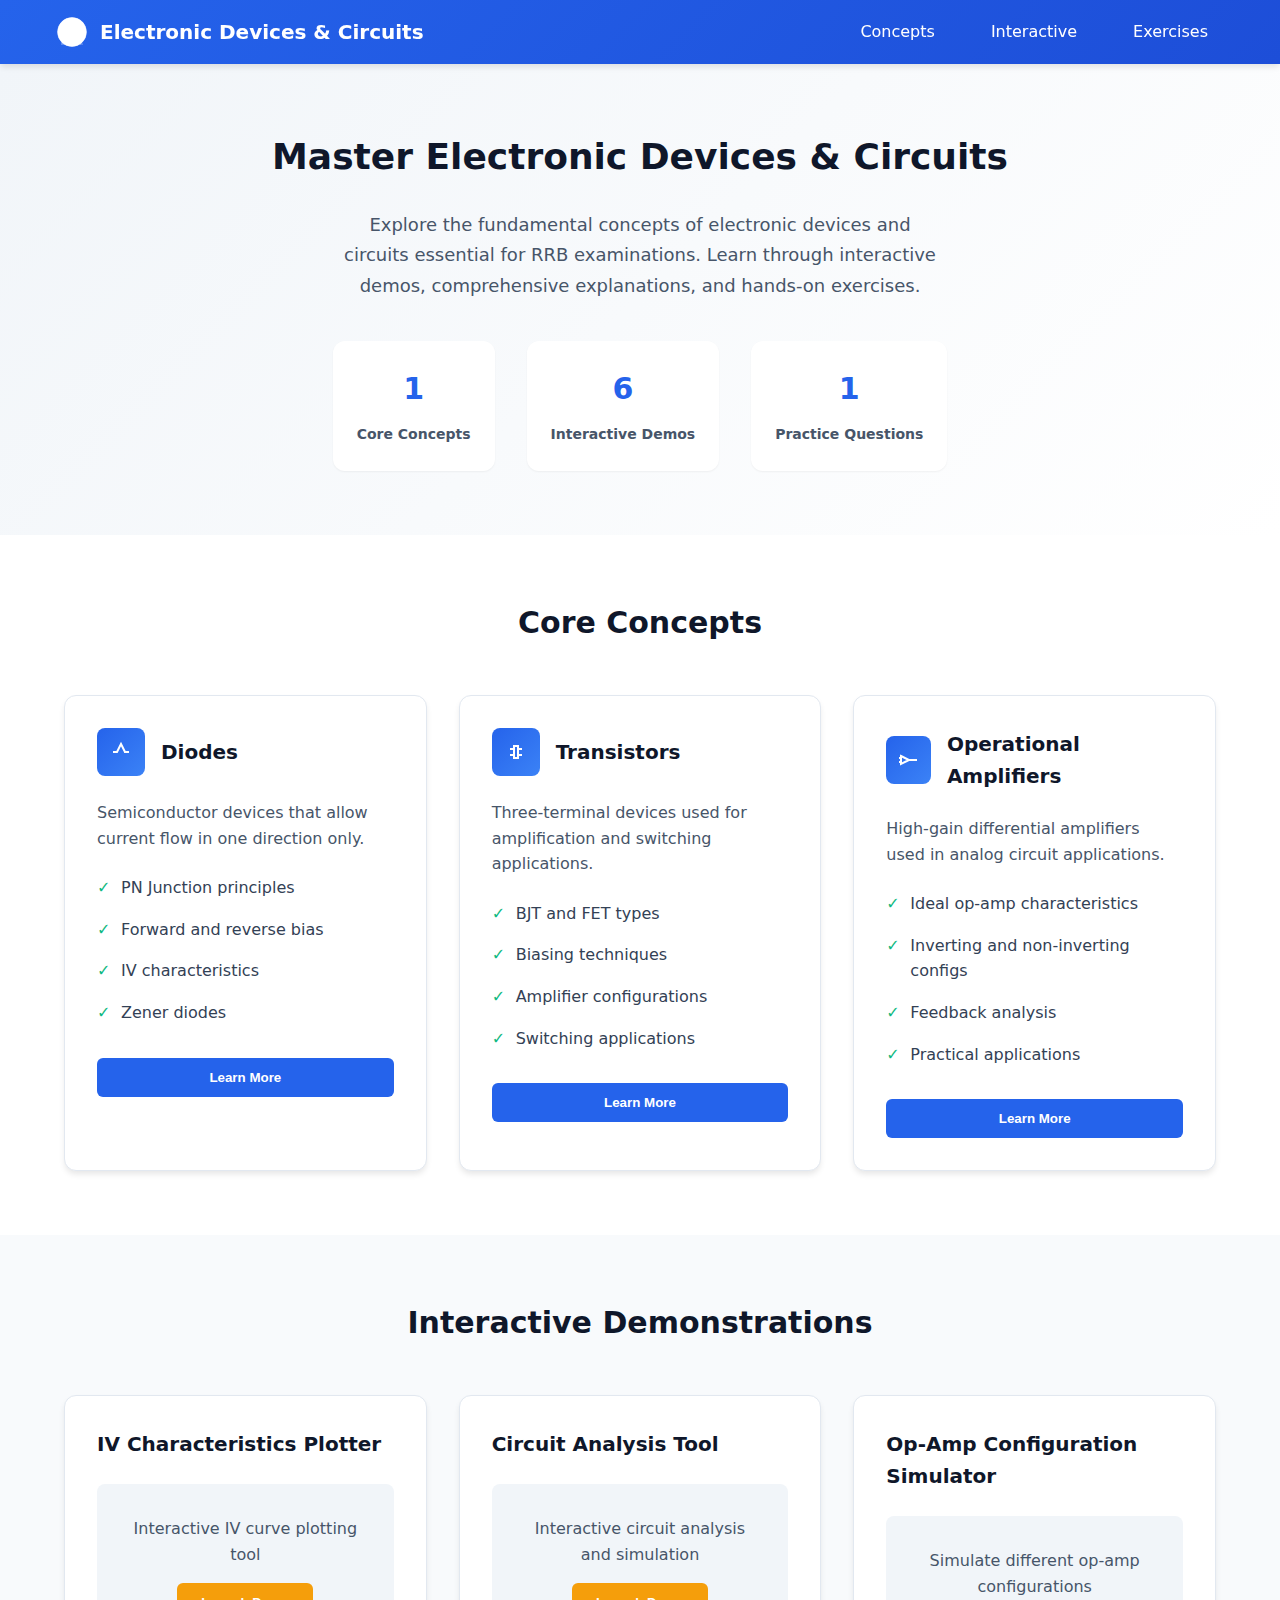
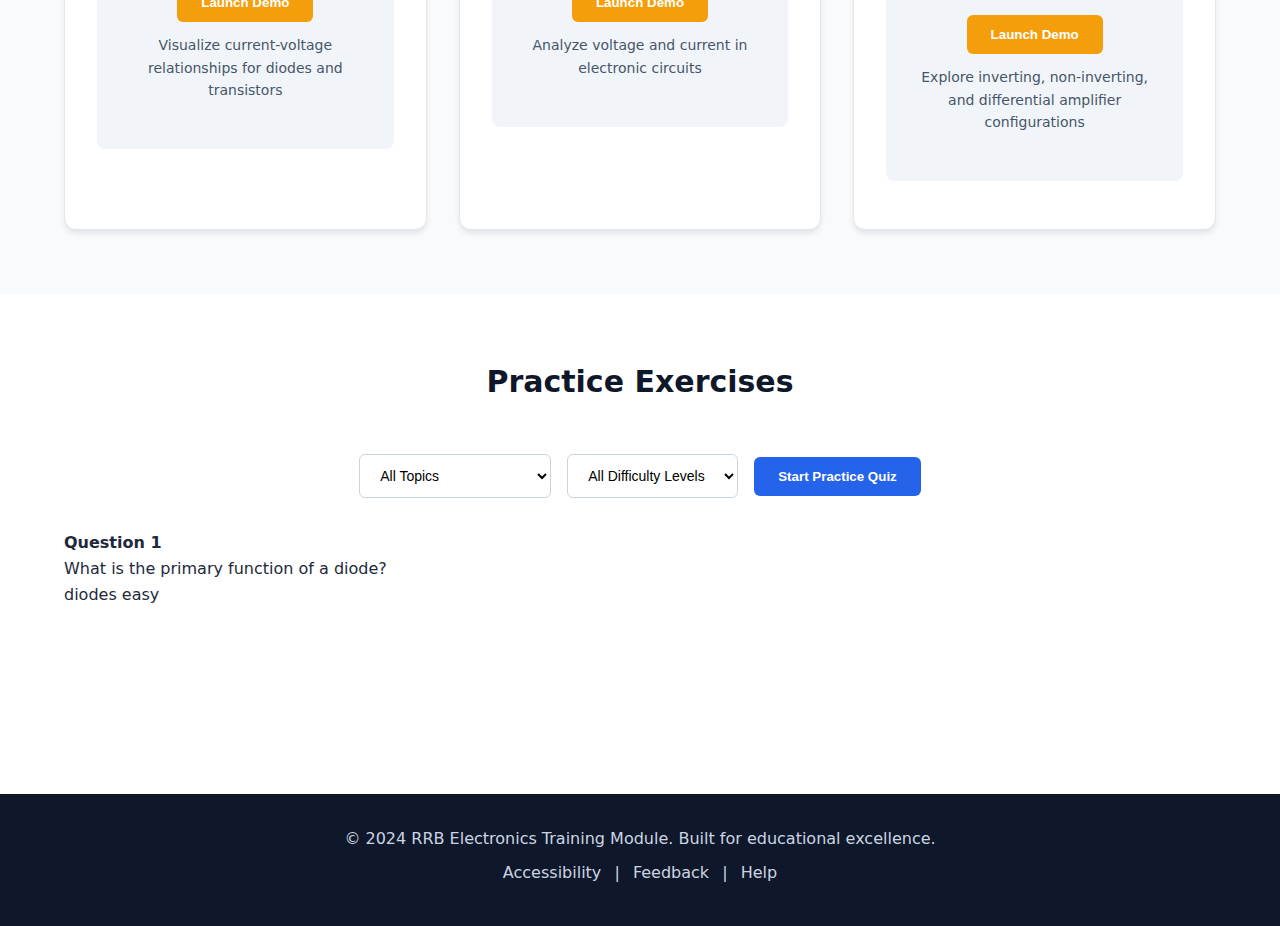
<file: modules/electronic-devices/index.html>
<!DOCTYPE html>
<html lang="en">
<head>
    <meta charset="UTF-8">
    <meta name="viewport" content="width=device-width, initial-scale=1.0">
    <title>Electronic Devices & Circuits - RRB Electronics</title>
    <meta name="description" content="Learn Electronic Devices and Circuits concepts including Diodes, Transistors, and Operational Amplifiers for RRB examinations">
    <link rel="stylesheet" href="electronic-devices.css">
    <link rel="icon" href="icons/device-circuit.svg" type="image/svg+xml">
</head>
<body>
    <!-- Navigation Header -->
    <header class="module-header" role="banner">
        <nav class="nav-container" role="navigation" aria-label="Module navigation">
            <div class="nav-brand">
                <img src="icons/device-circuit.svg" alt="Electronic Devices Icon" class="nav-icon">
                <h1>Electronic Devices & Circuits</h1>
            </div>
            <ul class="nav-menu" role="menubar">
                <li role="none">
                    <a href="#concepts" role="menuitem" aria-label="Learn concepts">Concepts</a>
                </li>
                <li role="none">
                    <a href="#interactive" role="menuitem" aria-label="Interactive demos">Interactive</a>
                </li>
                <li role="none">
                    <a href="#exercises" role="menuitem" aria-label="Practice exercises">Exercises</a>
                </li>
            </ul>
        </nav>
    </header>

    <!-- Main Content -->
    <main class="module-main" role="main">
        <!-- Module Introduction -->
        <section class="intro-section" aria-labelledby="intro-heading">
            <div class="container">
                <h2 id="intro-heading">Master Electronic Devices & Circuits</h2>
                <p class="intro-text">
                    Explore the fundamental concepts of electronic devices and circuits essential for RRB examinations. 
                    Learn through interactive demos, comprehensive explanations, and hands-on exercises.
                </p>
                <div class="intro-stats" role="list" aria-label="Module statistics">
                    <div class="stat-item" role="listitem">
                        <span class="stat-number" data-stat="concepts">3</span>
                        <span class="stat-label">Core Concepts</span>
                    </div>
                    <div class="stat-item" role="listitem">
                        <span class="stat-number" data-stat="demos">6</span>
                        <span class="stat-label">Interactive Demos</span>
                    </div>
                    <div class="stat-item" role="listitem">
                        <span class="stat-number" data-stat="exercises">15</span>
                        <span class="stat-label">Practice Questions</span>
                    </div>
                </div>
            </div>
        </section>

        <!-- Concepts Section -->
        <section id="concepts" class="concepts-section" aria-labelledby="concepts-heading">
            <div class="container">
                <h2 id="concepts-heading">Core Concepts</h2>
                <div class="concepts-grid" role="list" aria-label="Electronics concepts">
                    
                    <!-- Diodes Concept -->
                    <article class="concept-card" role="listitem" aria-labelledby="diodes-title">
                        <div class="concept-header">
                            <div class="concept-icon" aria-hidden="true">
                                <svg viewBox="0 0 24 24" class="icon-diode">
                                    <path d="M4 12h4l4-8 4 8h4" stroke="currentColor" fill="none" stroke-width="2"/>
                                    <circle cx="16" cy="12" r="1" fill="currentColor"/>
                                </svg>
                            </div>
                            <h3 id="diodes-title">Diodes</h3>
                        </div>
                        <div class="concept-content" id="diodes-content">
                            <p>Semiconductor devices that allow current flow in one direction only.</p>
                            <ul class="concept-topics" aria-label="Diode topics">
                                <li>PN Junction principles</li>
                                <li>Forward and reverse bias</li>
                                <li>IV characteristics</li>
                                <li>Zener diodes</li>
                            </ul>
                        </div>
                        <button class="concept-expand" aria-expanded="false" aria-controls="diodes-content" data-concept="diodes">
                            Learn More
                        </button>
                    </article>

                    <!-- Transistors Concept -->
                    <article class="concept-card" role="listitem" aria-labelledby="transistors-title">
                        <div class="concept-header">
                            <div class="concept-icon" aria-hidden="true">
                                <svg viewBox="0 0 24 24" class="icon-transistor">
                                    <rect x="10" y="6" width="4" height="12" stroke="currentColor" fill="none" stroke-width="2"/>
                                    <path d="M6 9h4M6 15h4M18 9h-4M18 15h-4" stroke="currentColor" stroke-width="2"/>
                                </svg>
                            </div>
                            <h3 id="transistors-title">Transistors</h3>
                        </div>
                        <div class="concept-content" id="transistors-content">
                            <p>Three-terminal devices used for amplification and switching applications.</p>
                            <ul class="concept-topics" aria-label="Transistor topics">
                                <li>BJT and FET types</li>
                                <li>Biasing techniques</li>
                                <li>Amplifier configurations</li>
                                <li>Switching applications</li>
                            </ul>
                        </div>
                        <button class="concept-expand" aria-expanded="false" aria-controls="transistors-content" data-concept="transistors">
                            Learn More
                        </button>
                    </article>

                    <!-- Op-Amps Concept -->
                    <article class="concept-card" role="listitem" aria-labelledby="opamps-title">
                        <div class="concept-header">
                            <div class="concept-icon" aria-hidden="true">
                                <svg viewBox="0 0 24 24" class="icon-opamp">
                                    <path d="M4 8l8 4-8 4V8z" stroke="currentColor" fill="none" stroke-width="2"/>
                                    <path d="M20 12h-8M4 10h-2M4 14h-2" stroke="currentColor" stroke-width="2"/>
                                </svg>
                            </div>
                            <h3 id="opamps-title">Operational Amplifiers</h3>
                        </div>
                        <div class="concept-content" id="opamps-content">
                            <p>High-gain differential amplifiers used in analog circuit applications.</p>
                            <ul class="concept-topics" aria-label="Op-amp topics">
                                <li>Ideal op-amp characteristics</li>
                                <li>Inverting and non-inverting configs</li>
                                <li>Feedback analysis</li>
                                <li>Practical applications</li>
                            </ul>
                        </div>
                        <button class="concept-expand" aria-expanded="false" aria-controls="opamps-content" data-concept="opamps">
                            Learn More
                        </button>
                    </article>
                </div>
            </div>
        </section>

        <!-- Interactive Demos Section -->
        <section id="interactive" class="interactive-section" aria-labelledby="interactive-heading">
            <div class="container">
                <h2 id="interactive-heading">Interactive Demonstrations</h2>
                <div class="demos-grid" role="list" aria-label="Interactive demonstrations">
                    
                    <!-- IV Curve Demo -->
                    <div class="demo-card" role="listitem" aria-labelledby="iv-demo-title">
                        <h3 id="iv-demo-title">IV Characteristics Plotter</h3>
                        <div class="demo-container" id="iv-demo-container" aria-label="IV curve plotting demo">
                            <div class="demo-placeholder">
                                <p>Interactive IV curve plotting tool</p>
                                <button class="demo-launch" data-demo="iv-curve" aria-describedby="iv-demo-desc">
                                    Launch Demo
                                </button>
                                <p id="iv-demo-desc" class="demo-description">
                                    Visualize current-voltage relationships for diodes and transistors
                                </p>
                            </div>
                        </div>
                    </div>

                    <!-- Circuit Analysis Demo -->
                    <div class="demo-card" role="listitem" aria-labelledby="circuit-demo-title">
                        <h3 id="circuit-demo-title">Circuit Analysis Tool</h3>
                        <div class="demo-container" id="circuit-demo-container" aria-label="Circuit analysis demo">
                            <div class="demo-placeholder">
                                <p>Interactive circuit analysis and simulation</p>
                                <button class="demo-launch" data-demo="circuit-analysis" aria-describedby="circuit-demo-desc">
                                    Launch Demo
                                </button>
                                <p id="circuit-demo-desc" class="demo-description">
                                    Analyze voltage and current in electronic circuits
                                </p>
                            </div>
                        </div>
                    </div>

                    <!-- Op-Amp Simulator -->
                    <div class="demo-card" role="listitem" aria-labelledby="opamp-demo-title">
                        <h3 id="opamp-demo-title">Op-Amp Configuration Simulator</h3>
                        <div class="demo-container" id="opamp-demo-container" aria-label="Op-amp simulation demo">
                            <div class="demo-placeholder">
                                <p>Simulate different op-amp configurations</p>
                                <button class="demo-launch" data-demo="opamp-sim" aria-describedby="opamp-demo-desc">
                                    Launch Demo
                                </button>
                                <p id="opamp-demo-desc" class="demo-description">
                                    Explore inverting, non-inverting, and differential amplifier configurations
                                </p>
                            </div>
                        </div>
                    </div>
                </div>
            </div>
        </section>

        <!-- Exercises Section -->
        <section id="exercises" class="exercises-section" aria-labelledby="exercises-heading">
            <div class="container">
                <h2 id="exercises-heading">Practice Exercises</h2>
                <div class="exercises-controls" role="group" aria-label="Exercise controls">
                    <select id="topic-filter" class="topic-filter" aria-label="Filter exercises by topic">
                        <option value="all">All Topics</option>
                        <option value="diodes">Diodes</option>
                        <option value="transistors">Transistors</option>
                        <option value="opamps">Operational Amplifiers</option>
                    </select>
                    <select id="difficulty-filter" class="difficulty-filter" aria-label="Filter exercises by difficulty">
                        <option value="all">All Difficulty Levels</option>
                        <option value="easy">Easy</option>
                        <option value="medium">Medium</option>
                        <option value="hard">Hard</option>
                    </select>
                    <button id="start-quiz" class="btn-primary" aria-describedby="quiz-desc">
                        Start Practice Quiz
                    </button>
                    <p id="quiz-desc" class="sr-only">Begin a practice quiz with selected topic and difficulty filters</p>
                </div>
                
                <div id="exercises-container" class="exercises-container" role="list" aria-label="Practice exercises">
                    <!-- Exercises will be loaded dynamically -->
                    <div class="loading-placeholder" aria-live="polite">
                        Loading practice exercises...
                    </div>
                </div>

                <!-- Quiz Modal -->
                <div id="quiz-modal" class="quiz-modal" role="dialog" aria-modal="true" aria-labelledby="quiz-title" style="display: none;">
                    <div class="quiz-content">
                        <header class="quiz-header">
                            <h3 id="quiz-title">Practice Quiz</h3>
                            <button class="quiz-close" aria-label="Close quiz" type="button">&times;</button>
                        </header>
                        <div id="quiz-body" class="quiz-body">
                            <!-- Quiz content will be inserted here -->
                        </div>
                        <footer class="quiz-footer">
                            <div class="quiz-progress" role="progressbar" aria-valuemin="0" aria-valuemax="100" aria-valuenow="0">
                                <div class="progress-bar"></div>
                                <span class="progress-text">Question 1 of 10</span>
                            </div>
                            <div class="quiz-controls">
                                <button id="prev-question" class="btn-secondary" disabled>Previous</button>
                                <button id="next-question" class="btn-primary">Next</button>
                                <button id="submit-quiz" class="btn-success" style="display: none;">Submit Quiz</button>
                            </div>
                        </footer>
                    </div>
                </div>
            </div>
        </section>
    </main>

    <!-- Footer -->
    <footer class="module-footer" role="contentinfo">
        <div class="container">
            <p>&copy; 2024 RRB Electronics Training Module. Built for educational excellence.</p>
            <p>
                <a href="#accessibility" aria-label="Accessibility information">Accessibility</a> |
                <a href="#feedback" aria-label="Provide feedback">Feedback</a> |
                <a href="#help" aria-label="Get help">Help</a>
            </p>
        </div>
    </footer>

    <!-- Scripts -->
    <script src="electronic-devices.js"></script>
</body>
</html>
</file>
<file: modules/electronic-devices/electronic-devices.css>
/* Electronic Devices & Circuits Module Styles */
/* Modern, responsive, and accessible design */

/* CSS Custom Properties for Design System */
:root {
    /* Colors */
    --primary-color: #2563eb;
    --primary-light: #3b82f6;
    --primary-dark: #1d4ed8;
    --secondary-color: #64748b;
    --accent-color: #f59e0b;
    --success-color: #10b981;
    --warning-color: #f59e0b;
    --error-color: #ef4444;
    
    /* Neutral Colors */
    --gray-50: #f8fafc;
    --gray-100: #f1f5f9;
    --gray-200: #e2e8f0;
    --gray-300: #cbd5e1;
    --gray-400: #94a3b8;
    --gray-500: #64748b;
    --gray-600: #475569;
    --gray-700: #334155;
    --gray-800: #1e293b;
    --gray-900: #0f172a;
    
    /* Typography */
    --font-family-sans: 'Segoe UI', system-ui, -apple-system, sans-serif;
    --font-family-mono: 'Fira Code', 'Monaco', 'Consolas', monospace;
    
    /* Font Sizes */
    --text-xs: 0.75rem;
    --text-sm: 0.875rem;
    --text-base: 1rem;
    --text-lg: 1.125rem;
    --text-xl: 1.25rem;
    --text-2xl: 1.5rem;
    --text-3xl: 1.875rem;
    --text-4xl: 2.25rem;
    
    /* Spacing */
    --space-1: 0.25rem;
    --space-2: 0.5rem;
    --space-3: 0.75rem;
    --space-4: 1rem;
    --space-5: 1.25rem;
    --space-6: 1.5rem;
    --space-8: 2rem;
    --space-10: 2.5rem;
    --space-12: 3rem;
    --space-16: 4rem;
    --space-20: 5rem;
    
    /* Shadows */
    --shadow-sm: 0 1px 2px 0 rgb(0 0 0 / 0.05);
    --shadow-md: 0 4px 6px -1px rgb(0 0 0 / 0.1);
    --shadow-lg: 0 10px 15px -3px rgb(0 0 0 / 0.1);
    --shadow-xl: 0 20px 25px -5px rgb(0 0 0 / 0.1);
    
    /* Border Radius */
    --radius-sm: 0.125rem;
    --radius-md: 0.375rem;
    --radius-lg: 0.5rem;
    --radius-xl: 0.75rem;
    --radius-2xl: 1rem;
    
    /* Transitions */
    --transition-fast: 150ms ease-in-out;
    --transition-normal: 300ms ease-in-out;
    --transition-slow: 500ms ease-in-out;
    
    /* Breakpoints */
    --breakpoint-sm: 640px;
    --breakpoint-md: 768px;
    --breakpoint-lg: 1024px;
    --breakpoint-xl: 1280px;
}

/* Reset and Base Styles */
*, *::before, *::after {
    box-sizing: border-box;
    margin: 0;
    padding: 0;
}

html {
    font-size: 16px;
    scroll-behavior: smooth;
}

body {
    font-family: var(--font-family-sans);
    font-size: var(--text-base);
    line-height: 1.6;
    color: var(--gray-800);
    background-color: var(--gray-50);
    -webkit-font-smoothing: antialiased;
    -moz-osx-font-smoothing: grayscale;
}

/* Screen Reader Only */
.sr-only {
    position: absolute;
    width: 1px;
    height: 1px;
    padding: 0;
    margin: -1px;
    overflow: hidden;
    clip: rect(0, 0, 0, 0);
    white-space: nowrap;
    border: 0;
}

/* Container */
.container {
    max-width: 1200px;
    margin: 0 auto;
    padding: 0 var(--space-4);
}

@media (min-width: 768px) {
    .container {
        padding: 0 var(--space-6);
    }
}

/* Header Navigation */
.module-header {
    background: linear-gradient(135deg, var(--primary-color) 0%, var(--primary-dark) 100%);
    color: white;
    box-shadow: var(--shadow-md);
    position: sticky;
    top: 0;
    z-index: 100;
}

.nav-container {
    display: flex;
    align-items: center;
    justify-content: space-between;
    padding: var(--space-4) 0;
    max-width: 1200px;
    margin: 0 auto;
    padding-left: var(--space-4);
    padding-right: var(--space-4);
}

.nav-brand {
    display: flex;
    align-items: center;
    gap: var(--space-3);
}

.nav-icon {
    width: 2rem;
    height: 2rem;
    filter: brightness(0) invert(1);
}

.nav-brand h1 {
    font-size: var(--text-xl);
    font-weight: 700;
    margin: 0;
}

.nav-menu {
    display: flex;
    list-style: none;
    gap: var(--space-6);
    align-items: center;
}

.nav-menu a {
    color: white;
    text-decoration: none;
    font-weight: 500;
    padding: var(--space-2) var(--space-4);
    border-radius: var(--radius-md);
    transition: background-color var(--transition-fast);
}

.nav-menu a:hover,
.nav-menu a:focus {
    background-color: rgba(255, 255, 255, 0.1);
    outline: none;
}

/* Mobile Navigation */
@media (max-width: 767px) {
    .nav-container {
        flex-direction: column;
        gap: var(--space-4);
    }
    
    .nav-menu {
        gap: var(--space-4);
        flex-wrap: wrap;
        justify-content: center;
    }
    
    .nav-brand h1 {
        font-size: var(--text-lg);
    }
}

/* Main Content */
.module-main {
    min-height: calc(100vh - 200px);
}

/* Introduction Section */
.intro-section {
    background: linear-gradient(135deg, var(--gray-100) 0%, white 100%);
    padding: var(--space-16) 0;
    text-align: center;
}

.intro-section h2 {
    font-size: var(--text-4xl);
    font-weight: 800;
    color: var(--gray-900);
    margin-bottom: var(--space-6);
}

.intro-text {
    font-size: var(--text-lg);
    color: var(--gray-600);
    max-width: 600px;
    margin: 0 auto var(--space-10);
    line-height: 1.7;
}

.intro-stats {
    display: flex;
    justify-content: center;
    gap: var(--space-8);
    flex-wrap: wrap;
}

.stat-item {
    text-align: center;
    padding: var(--space-6);
    background: white;
    border-radius: var(--radius-xl);
    box-shadow: var(--shadow-sm);
    min-width: 120px;
}

.stat-number {
    display: block;
    font-size: var(--text-3xl);
    font-weight: 800;
    color: var(--primary-color);
    margin-bottom: var(--space-2);
}

.stat-label {
    font-size: var(--text-sm);
    color: var(--gray-600);
    font-weight: 600;
}

/* Concepts Section */
.concepts-section {
    padding: var(--space-16) 0;
    background: white;
}

.concepts-section h2 {
    font-size: var(--text-3xl);
    font-weight: 700;
    text-align: center;
    margin-bottom: var(--space-12);
    color: var(--gray-900);
}

.concepts-grid {
    display: grid;
    grid-template-columns: repeat(auto-fit, minmax(320px, 1fr));
    gap: var(--space-8);
}

.concept-card {
    background: white;
    border-radius: var(--radius-xl);
    box-shadow: var(--shadow-md);
    padding: var(--space-8);
    transition: transform var(--transition-normal), box-shadow var(--transition-normal);
    border: 1px solid var(--gray-200);
}

.concept-card:hover {
    transform: translateY(-4px);
    box-shadow: var(--shadow-xl);
}

.concept-header {
    display: flex;
    align-items: center;
    gap: var(--space-4);
    margin-bottom: var(--space-6);
}

.concept-icon {
    width: 3rem;
    height: 3rem;
    background: linear-gradient(135deg, var(--primary-color), var(--primary-light));
    border-radius: var(--radius-lg);
    display: flex;
    align-items: center;
    justify-content: center;
    color: white;
}

.concept-icon svg {
    width: 1.5rem;
    height: 1.5rem;
}

.concept-header h3 {
    font-size: var(--text-xl);
    font-weight: 700;
    color: var(--gray-900);
}

.concept-content p {
    margin-bottom: var(--space-4);
    color: var(--gray-600);
    line-height: 1.6;
}

.concept-topics {
    list-style: none;
    margin-bottom: var(--space-6);
}

.concept-topics li {
    padding: var(--space-2) 0;
    color: var(--gray-700);
    position: relative;
    padding-left: var(--space-6);
}

.concept-topics li::before {
    content: '✓';
    position: absolute;
    left: 0;
    color: var(--success-color);
    font-weight: bold;
}

.concept-expand {
    background: var(--primary-color);
    color: white;
    border: none;
    padding: var(--space-3) var(--space-6);
    border-radius: var(--radius-md);
    font-weight: 600;
    cursor: pointer;
    transition: background-color var(--transition-fast);
    width: 100%;
}

.concept-expand:hover,
.concept-expand:focus {
    background: var(--primary-dark);
    outline: none;
}

/* Interactive Section */
.interactive-section {
    padding: var(--space-16) 0;
    background: var(--gray-50);
}

.interactive-section h2 {
    font-size: var(--text-3xl);
    font-weight: 700;
    text-align: center;
    margin-bottom: var(--space-12);
    color: var(--gray-900);
}

.demos-grid {
    display: grid;
    grid-template-columns: repeat(auto-fit, minmax(350px, 1fr));
    gap: var(--space-8);
}

.demo-card {
    background: white;
    border-radius: var(--radius-xl);
    padding: var(--space-8);
    box-shadow: var(--shadow-md);
    border: 1px solid var(--gray-200);
}

.demo-card h3 {
    font-size: var(--text-xl);
    font-weight: 700;
    margin-bottom: var(--space-6);
    color: var(--gray-900);
}

.demo-container {
    min-height: 200px;
    background: var(--gray-100);
    border-radius: var(--radius-lg);
    display: flex;
    align-items: center;
    justify-content: center;
    margin-bottom: var(--space-4);
}

.demo-placeholder {
    text-align: center;
    padding: var(--space-8);
}

.demo-placeholder p {
    color: var(--gray-600);
    margin-bottom: var(--space-4);
    font-weight: 500;
}

.demo-launch {
    background: var(--accent-color);
    color: white;
    border: none;
    padding: var(--space-3) var(--space-6);
    border-radius: var(--radius-md);
    font-weight: 600;
    cursor: pointer;
    transition: background-color var(--transition-fast);
    margin-bottom: var(--space-3);
}

.demo-launch:hover,
.demo-launch:focus {
    background: #d97706;
    outline: none;
}

.demo-description {
    font-size: var(--text-sm);
    color: var(--gray-500);
    margin: 0;
}

/* Exercises Section */
.exercises-section {
    padding: var(--space-16) 0;
    background: white;
}

.exercises-section h2 {
    font-size: var(--text-3xl);
    font-weight: 700;
    text-align: center;
    margin-bottom: var(--space-12);
    color: var(--gray-900);
}

.exercises-controls {
    display: flex;
    gap: var(--space-4);
    margin-bottom: var(--space-8);
    flex-wrap: wrap;
    align-items: center;
    justify-content: center;
}

.topic-filter,
.difficulty-filter {
    padding: var(--space-3) var(--space-4);
    border: 1px solid var(--gray-300);
    border-radius: var(--radius-md);
    background: white;
    font-size: var(--text-sm);
    min-width: 150px;
}

.btn-primary {
    background: var(--primary-color);
    color: white;
    border: none;
    padding: var(--space-3) var(--space-6);
    border-radius: var(--radius-md);
    font-weight: 600;
    cursor: pointer;
    transition: background-color var(--transition-fast);
}

.btn-primary:hover,
.btn-primary:focus {
    background: var(--primary-dark);
    outline: none;
}

.btn-secondary {
    background: var(--gray-200);
    color: var(--gray-700);
    border: none;
    padding: var(--space-3) var(--space-6);
    border-radius: var(--radius-md);
    font-weight: 600;
    cursor: pointer;
    transition: background-color var(--transition-fast);
}

.btn-secondary:hover:not(:disabled),
.btn-secondary:focus:not(:disabled) {
    background: var(--gray-300);
    outline: none;
}

.btn-secondary:disabled {
    opacity: 0.5;
    cursor: not-allowed;
}

.btn-success {
    background: var(--success-color);
    color: white;
    border: none;
    padding: var(--space-3) var(--space-6);
    border-radius: var(--radius-md);
    font-weight: 600;
    cursor: pointer;
    transition: background-color var(--transition-fast);
}

.btn-success:hover,
.btn-success:focus {
    background: #059669;
    outline: none;
}

.exercises-container {
    min-height: 200px;
}

.loading-placeholder {
    text-align: center;
    padding: var(--space-12);
    color: var(--gray-500);
    font-style: italic;
}

/* Quiz Modal */
.quiz-modal {
    position: fixed;
    top: 0;
    left: 0;
    width: 100%;
    height: 100%;
    background: rgba(0, 0, 0, 0.5);
    display: flex;
    align-items: center;
    justify-content: center;
    z-index: 1000;
    padding: var(--space-4);
}

.quiz-content {
    background: white;
    border-radius: var(--radius-xl);
    max-width: 600px;
    width: 100%;
    max-height: 90vh;
    overflow-y: auto;
    box-shadow: var(--shadow-xl);
}

.quiz-header {
    display: flex;
    align-items: center;
    justify-content: space-between;
    padding: var(--space-6);
    border-bottom: 1px solid var(--gray-200);
}

.quiz-header h3 {
    font-size: var(--text-xl);
    font-weight: 700;
    color: var(--gray-900);
}

.quiz-close {
    background: none;
    border: none;
    font-size: var(--text-2xl);
    color: var(--gray-500);
    cursor: pointer;
    padding: var(--space-2);
    line-height: 1;
}

.quiz-close:hover,
.quiz-close:focus {
    color: var(--gray-700);
    outline: none;
}

.quiz-body {
    padding: var(--space-6);
    min-height: 300px;
}

.quiz-footer {
    padding: var(--space-6);
    border-top: 1px solid var(--gray-200);
}

.quiz-progress {
    margin-bottom: var(--space-4);
}

.progress-bar {
    height: 4px;
    background: var(--gray-200);
    border-radius: var(--radius-sm);
    overflow: hidden;
    margin-bottom: var(--space-2);
}

.progress-bar::after {
    content: '';
    display: block;
    height: 100%;
    background: var(--primary-color);
    width: 10%;
    transition: width var(--transition-normal);
}

.progress-text {
    font-size: var(--text-sm);
    color: var(--gray-600);
    display: block;
    text-align: center;
}

.quiz-controls {
    display: flex;
    justify-content: space-between;
    gap: var(--space-4);
}

/* Footer */
.module-footer {
    background: var(--gray-900);
    color: var(--gray-300);
    padding: var(--space-8) 0;
    text-align: center;
}

.module-footer p {
    margin-bottom: var(--space-2);
}

.module-footer a {
    color: var(--gray-300);
    text-decoration: none;
    margin: 0 var(--space-2);
}

.module-footer a:hover,
.module-footer a:focus {
    color: white;
    outline: none;
}

/* Responsive Design */
@media (max-width: 767px) {
    .intro-section h2 {
        font-size: var(--text-3xl);
    }
    
    .intro-stats {
        gap: var(--space-4);
    }
    
    .stat-item {
        padding: var(--space-4);
        min-width: 100px;
    }
    
    .concepts-grid,
    .demos-grid {
        grid-template-columns: 1fr;
    }
    
    .exercises-controls {
        flex-direction: column;
        align-items: stretch;
    }
    
    .topic-filter,
    .difficulty-filter {
        min-width: auto;
    }
    
    .quiz-content {
        margin: var(--space-4);
        max-height: calc(100vh - 2rem);
    }
    
    .quiz-controls {
        flex-direction: column;
    }
}

/* Focus Styles for Accessibility */
button:focus,
select:focus,
a:focus {
    outline: 2px solid var(--primary-color);
    outline-offset: 2px;
}

/* High Contrast Mode Support */
@media (prefers-contrast: high) {
    :root {
        --gray-100: #ffffff;
        --gray-200: #e0e0e0;
        --gray-800: #000000;
        --primary-color: #0000ee;
    }
    
    .concept-card,
    .demo-card {
        border: 2px solid var(--gray-800);
    }
}

/* Reduced Motion Support */
@media (prefers-reduced-motion: reduce) {
    *,
    *::before,
    *::after {
        animation-duration: 0.01ms !important;
        animation-iteration-count: 1 !important;
        transition-duration: 0.01ms !important;
    }
    
    html {
        scroll-behavior: auto;
    }
}

/* Print Styles */
@media print {
    .module-header,
    .module-footer,
    .interactive-section,
    .exercises-controls,
    .quiz-modal {
        display: none;
    }
    
    .concept-card,
    .demo-card {
        break-inside: avoid;
        box-shadow: none;
        border: 1px solid #000;
    }
    
    a::after {
        content: " (" attr(href) ")";
        font-size: 0.8em;
        color: #666;
    }
}
</file>
